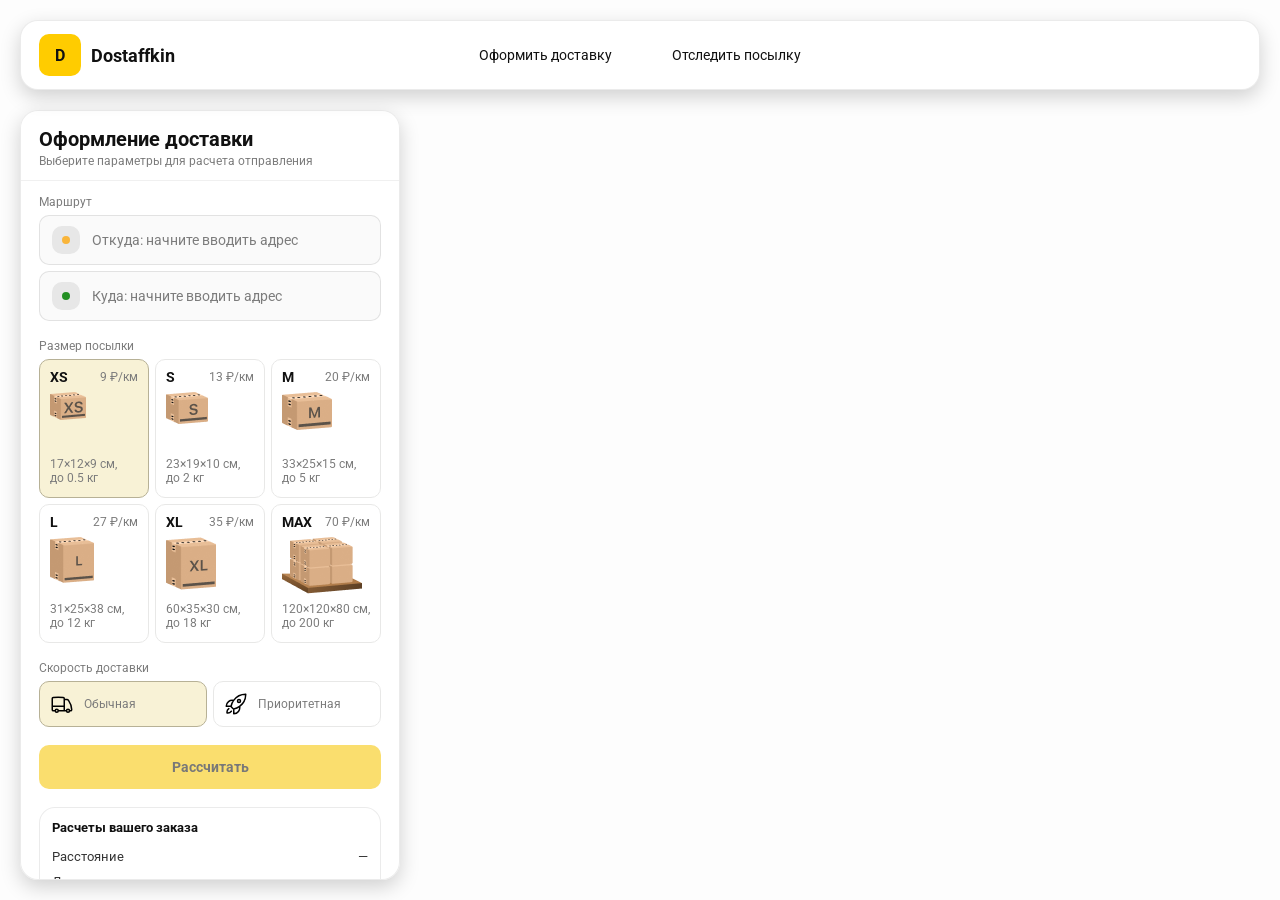
<file: order.html>
<!doctype html>
<html lang="ru">

<head>
    <meta charset="utf-8" />
    <meta name="viewport" content="width=device-width,initial-scale=1,maximum-scale=1,user-scalable=0" />
    <title>Оформление доставки</title>

    <link rel="stylesheet" href="styles/base.css" />
    <link rel="stylesheet" href="styles/base_adaptive.css" />

    <link rel="stylesheet" href="styles/order.css" />
    <link rel="stylesheet" href="styles/order_adaptive.css" />
    <script src="https://testologia.ru/ymc_min.js" data-apikey="7f91c8f5-b0a0-4f2a-9158-ec80ba48a57b" data-suggest-apikey="5de030c7-e5b7-4aad-9b17-007a60d2ba73"></script>
</head>

<body>
    <div id="map"></div>

    <header class="header">
        <a class="header-brand" href="./index.html">
            <div class="header-logo">D</div>
            <div class="header-title">Dostaffkin</div>
        </a>
        <nav class="header-menu">
            <a class="header-link" href="./order.html">Оформить <span>доставку</span></a>
<a class="header-link" href="./track.html">Отследить <span>посылку</span></a>
        </nav>
    </header>
    <aside class="main" id="sidebar">
        <div class="main-header">
            <div class="main-title">Оформление доставки</div>
            <div class="main-text">Выберите параметры для расчета отправления</div>
        </div>
        <div class="main-content">

            <div class="main-route">
                <div class="main-block-title">Маршрут</div>
                <div class="main-fields">
                    <div class="main-field" id="fromField">
                        <div class="main-pin"></div>
                        <input id="from" placeholder="Откуда: начните вводить адрес" autocomplete="off" />
                        <div class="main-ac" id="fromAc" role="listbox" aria-label="Подсказки адресов"></div>
                    </div>

                    <div class="main-field" id="toField">
                        <div class="main-pin"></div>
                        <input id="to" placeholder="Куда: начните вводить адрес" autocomplete="off" />
                        <div class="main-ac" id="toAc" role="listbox" aria-label="Подсказки адресов"></div>
                    </div>
                </div>
            </div>

            <div class="main-package">
                <div class="main-block-title">Размер посылки</div>

                <div class="main-sizes">
                    <div class="main-size-card is-active" data-value="xs">
                        <div class="main-size-top">
                            <div class="main-size-label">XS</div>
                            <div class="main-size-rate">9 ₽/км</div>
                        </div>
                        <div class="main-size-media">
                            <img src="images/sizes/xs.png" alt="Короб XS" />
                        </div>
                        <div class="main-size-description">17×12×9 см,<br>до 0.5 кг</div>
                    </div>

                    <div class="main-size-card" data-value="s">
                        <div class="main-size-top">
                            <div class="main-size-label">S</div>
                            <div class="main-size-rate">13 ₽/км</div>
                        </div>
                        <div class="main-size-media">
                            <img src="images/sizes/s.png" alt="Короб S" />
                        </div>
                        <div class="main-size-description">23×19×10 см,<br>до 2 кг</div>
                    </div>

                    <div class="main-size-card" data-value="m">
                        <div class="main-size-top">
                            <div class="main-size-label">M</div>
                            <div class="main-size-rate">20 ₽/км</div>
                        </div>
                        <div class="main-size-media">
                            <img src="images/sizes/m.png" alt="Короб M" />
                        </div>
                        <div class="main-size-description">33×25×15 см,<br>до 5 кг</div>
                    </div>

                    <div class="main-size-card" data-value="l">
                        <div class="main-size-top">
                            <div class="main-size-label">L</div>
                            <div class="main-size-rate">27 ₽/км</div>
                        </div>
                        <div class="main-size-media">
                            <img src="images/sizes/l.png" alt="Короб L" />
                        </div>
                        <div class="main-size-description">31×25×38 см,<br>до 12 кг</div>
                    </div>

                    <div class="main-size-card" data-value="xl">
                        <div class="main-size-top">
                            <div class="main-size-label">XL</div>
                            <div class="main-size-rate">35 ₽/км</div>
                        </div>
                        <div class="main-size-media">
                            <img src="images/sizes/xl.png" alt="Короб XL" />
                        </div>
                        <div class="main-size-description">60×35×30 см,<br>до 18 кг</div>
                    </div>

                    <div class="main-size-card" data-value="max">
                        <div class="main-size-top">
                            <div class="main-size-label">MAX</div>
                            <div class="main-size-rate">70 ₽/км</div>
                        </div>
                        <div class="main-size-media main-size-media-palleta">
                            <img src="images/sizes/max.png" alt="Паллета" />
                        </div>
                        <div class="main-size-description">120×120×80 см,<br>до 200 кг</div>
                    </div>
                </div>
            </div>
            <div class="main-speed">
    <div class="main-block-title">Скорость доставки</div>

    <div class="main-speeds">
        <div class="main-speed-card is-active" data-value="regular">
            <img class="main-speed-media" src="images/icons/regular.svg" alt="Regular"/>
            <div class="main-speed-description">Обычная</div>
        </div>
        <div class="main-speed-card" data-value="fast">
            <img class="main-speed-media" src="images/icons/fast.svg" alt="Fast"/>
            <div class="main-speed-description">Приоритетная</div>
        </div>

    </div>
</div>
            <div class="main-calculate-block">
                <button id="calc" class="button calculate-button" type="button" disabled>Рассчитать</button>
            </div>
            <div class="main-result" id="result">
                <div class="main-result-title">Расчеты вашего заказа</div>
                <div class="main-result-lines">
                    <div class="main-result-line"><span>Расстояние</span><span id="distanceValue">—</span></div>
                    <div class="main-result-line"><span>Доставим через</span><span id="durationValue">—</span></div>
                    <div class="main-result-line"><span>Тариф</span><span id="rateValue">—</span></div>
                </div>
                <div class="main-price">
                    <div class="main-price-label">Итого</div>
                    <div class="main-price-value" id="totalValue">—</div>
                </div>
            </div>

            <div class="main-order-box">
            <div class="main-order-form" id="orderForm">
                <div class="main-order-title">Оформление доставки</div>
                <div class="main-block-info-row">
                    <div class="main-block-title">Контакты</div>
                    <div class="order-fields">
                        <div class="main-field">
                            <input id="customerName" placeholder="Ваше имя" autocomplete="off" />
                        </div>
                        <div class="main-field">
                            <input id="customerPhone" placeholder="Ваш телефон" autocomplete="off" inputmode="tel" />
                        </div>
                    </div>
                </div>
                <div class="main-block-info-row extra-info">
                    <div class="main-block-title">Дополнительная информация</div>
                    <div class="main-field textarea">
                        <textarea id="comment" placeholder="Детали доставки и комментарии"></textarea>
                    </div>
                </div>
                <button id="submit" class="button main-submit-request" type="button" disabled>Отправить
                    заявку
                </button>
            </div>

            <div class="main-order-success" id="orderSuccess">
                <div class="main-success-icon">✓</div>
                <div class="main-success-title">Заявка отправлена!</div>
                <div class="main-success-title">Номер отправления – <span id="orderId"></span></div>
                <div class="main-success-subtitle">Мы скоро свяжемся с вами</div>
            </div>
        </div>
        </div>
    </aside>
     <script src="./scripts/order.js"></script>
</body>

</html>
</file>
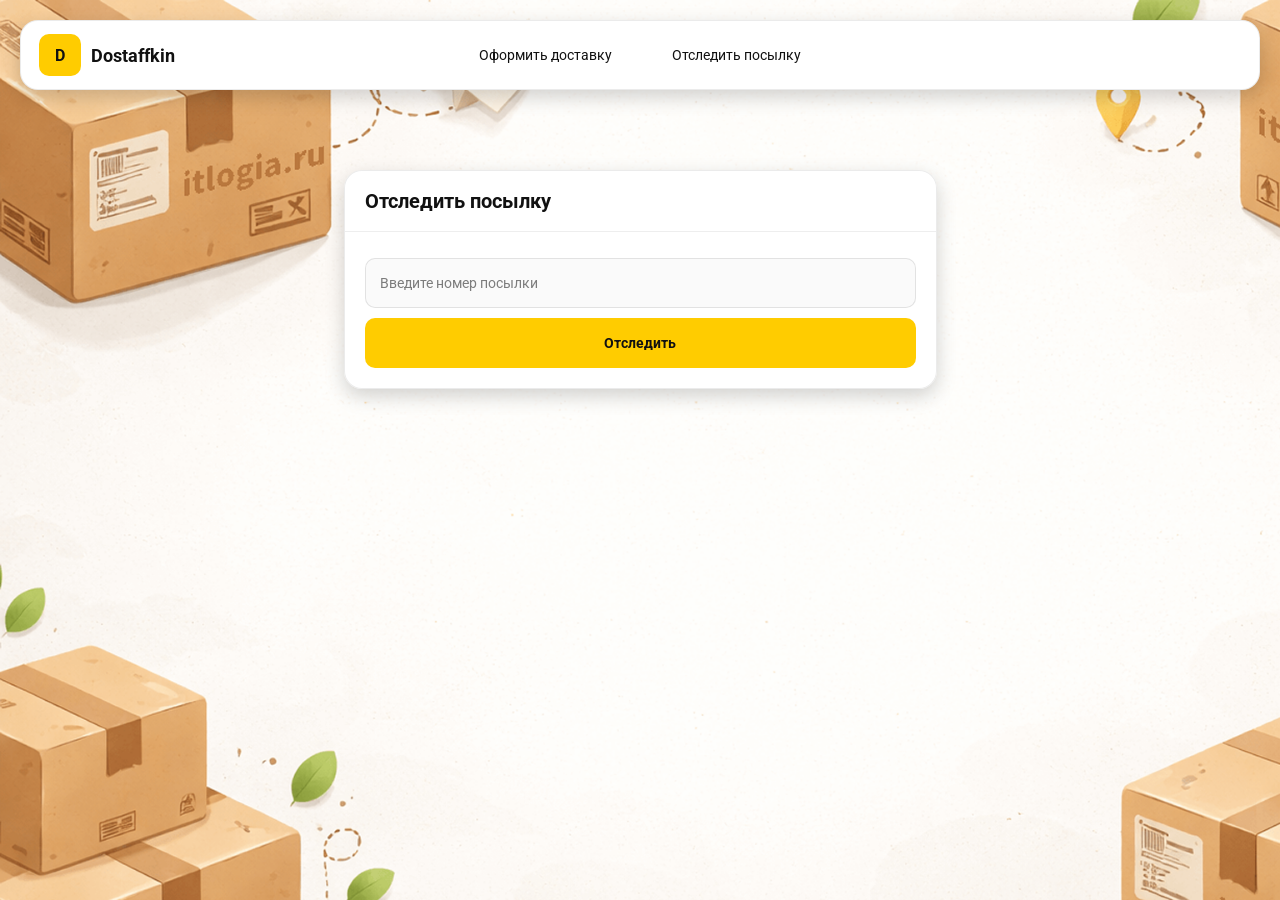
<file: track.html>
<!doctype html>
<html lang="ru">

<head>
    <meta charset="utf-8" />
    <meta name="viewport" content="width=device-width,initial-scale=1,maximum-scale=1,user-scalable=0" />
    <title>Отследить посылку</title>
    <link rel="stylesheet" href="styles/base.css" />
    <link rel="stylesheet" href="styles/base_adaptive.css" />

    <link rel="stylesheet" href="styles/track.css" />
    <link rel="stylesheet" href="styles/track_adaptive.css" />
</head>

<body>
    <div class="container">

        <header class="header">
            <a class="header-brand" href="./index.html">
                <div class="header-logo">D</div>
                <div class="header-title">Dostaffkin</div>
            </a>
            <nav class="header-menu">
                <a class="header-link" href="./order.html">Оформить <span>доставку</span></a>
                <a class="header-link" href="№">Отследить <span>посылку</span></a>
            </nav>
        </header>

        <main class="track-content">
            <section class="track-card track-search">
                <div class="track-title">Отследить посылку</div>
                <div class="track-action">
                    <div class="main-field track-field">
                        <input id="trackNumber" placeholder="Введите номер посылки" autocomplete="off" />
                    </div>
                    <button id="trackButton" class="button track-button" type="button">Отследить</button>
                </div>
            </section>
            <section class="track-card track-result" id="trackResult">
                <div class="track-result-header">
                    <div class="track-id" id="trackIdValue"></div>
                    <div class="track-routes">
                        <div class="track-route">
                            <div class="track-route-pin">
                                <svg xmlns="http://www.w3.org/2000/svg" fill="none" viewBox="0 0 24 24"
                                    stroke-width="1.5" stroke="orange" class="size-6">
                                    <path stroke-linecap="round" stroke-linejoin="round"
                                        d="M15 10.5a3 3 0 1 1-6 0 3 3 0 0 1 6 0Z" />
                                    <path stroke-linecap="round" stroke-linejoin="round"
                                        d="M19.5 10.5c0 7.142-7.5 11.25-7.5 11.25S4.5 17.642 4.5 10.5a7.5 7.5 0 1 1 15 0Z" />
                                </svg>
                            </div>
                            <div class="track-route-address" id="trackFromValue">
                                Откуда: Москва, улица Арбат, 1
                            </div>
                        </div>
                        <div class="track-route track-route-arrow">
                            <svg xmlns="http://www.w3.org/2000/svg" fill="none" viewBox="0 0 24 24" stroke-width="1.5"
                                stroke="currentColor" class="size-6">
                                <path stroke-linecap="round" stroke-linejoin="round"
                                    d="M19.5 13.5 12 21m0 0-7.5-7.5M12 21V3" />
                            </svg>
                        </div>
                        <div class="track-route">
                            <div class="track-route-pin">
                                <svg xmlns="http://www.w3.org/2000/svg" fill="none" viewBox="0 0 24 24"
                                    stroke-width="1.5" stroke="green" class="size-6">
                                    <path stroke-linecap="round" stroke-linejoin="round"
                                        d="M15 10.5a3 3 0 1 1-6 0 3 3 0 0 1 6 0Z" />
                                    <path stroke-linecap="round" stroke-linejoin="round"
                                        d="M19.5 10.5c0 7.142-7.5 11.25-7.5 11.25S4.5 17.642 4.5 10.5a7.5 7.5 0 1 1 15 0Z" />
                                </svg>
                            </div>
                            <div class="track-route-address" id="trackToValue">
                                Куда: Минск, проспект Независимости, 58
                            </div>
                        </div>
                    </div>
                </div>
                <div class="track-info">
                    <div class="track-status-title">Статус данной посылки:</div>
                    <div class="track-status-list" id="trackStatusList">


                        <div class="track-status created">
                            <img src="images/icons/created.svg" class="track-status-icon" alt="Created">
                            <div class="track-status-text">
                                <div class="track-status-text-state">Создан</div>
                                <div class="track-status-text-date">10.01.2026</div>
                            </div>
                        </div>

                        <div class="track-status in-way">
                            <img src="images/icons/in-way.svg" class="track-status-icon" alt="In way">
                            <div class="track-status-text">
                                <div class="track-status-text-state">В пути: Москва</div>
                                <div class="track-status-text-date">18.01.2026</div>
                            </div>
                        </div>

                        <div class="track-status ready">
                            <img src="images/icons/ready.svg" class="track-status-icon" alt="Ready">
                            <div class="track-status-text">
                                <div class="track-status-text-state">Готов к выдаче</div>
                                <div class="track-status-text-date">25.01.2026</div>
                            </div>
                        </div>

                        <div class="track-status done">
                            <img src="images/icons/done.svg" class="track-status-icon" alt="Done">
                            <div class="track-status-text">
                                <div class="track-status-text-state">Вручен</div>
                                <div class="track-status-text-date">27.01.2026</div>
                            </div>
                        </div>

                    </div>
                </div>
            </section>
        </main>
    </div>
     <script src="./scripts/track.js"></script>
</body>

</html>
</file>
<file: styles/base.css>
*, *::before, *::after {
    box-sizing: border-box;
}
@font-face {
    font-family: "Roboto";
    src: url("../fonts/Roboto-Regular.ttf");
    font-weight: normal;
}

@font-face {
    font-family: "Roboto";
    src: url("../fonts/Roboto-Bold.ttf");
    font-weight: bold;
}

@font-face {
    font-family: "Roboto";
    src: url("../fonts/Roboto-Medium.ttf");
    font-weight: 500;
}

html, body {
    margin: 0;
    color: #111111;
    font-family: "Roboto", sans-serif;
}

body {
    background: #FDFDFD;
}

.header {
    border-radius: 18px;
    box-shadow: 0 7px 20px 0 #0000002E;
    backdrop-filter: blur(10px);
    background: #ffffff;
    left: 20px;
    border: 1px solid rgba(0, 0, 0, 0.08);
    position: fixed;
    right: 20px;
    top: 20px;
    padding: 14px 18px;
    height: 70px;
    display: flex;
    align-items: center;
    z-index: 6;
}

.header-brand {
    display: flex;
    align-items: center;
    text-decoration: none;
    gap: 10px;
}

.header-logo {
    width: 42px;
    height: 42px;
    border-radius: 10px;
    background: #FFCC00;
    display: grid;
    place-items: center;
    font-weight: bold;
    color: #111;
}

.header-title {
    font-size: 18px;
    font-weight: bold;
    color: #111111;
    text-decoration: none;
}

.header-menu {
    display: flex;
    align-items: center;
    gap: 60px;
    margin: 0;
    position: absolute;
    left: 50%;
    transform: translateX(-50%);
}

.header-link {
    font-size: 14px;
    color: #111111;
    text-decoration: none;
}

.button {
    border: 0;
    outline: none;
    height: 44px;
    border-radius: 10px;
    font-size: 14px;
    font-weight: bold;
    cursor: pointer;
    font-family: inherit;
    transition: transform .08s ease, opacity .12s ease;
    background: #ffcc00;
    color: #111111;
    text-align: center;
    text-decoration: none;
}

.button:hover {
    background-color: #E5BC19;
}

.button:disabled {
    cursor: not-allowed;
    background-color: #FADE6E;
    color: #787878;
    transform: none;
}

.button.button-white {
    background: #ffffff;
    border: 1px solid #111111;
}

.button.button-white:hover {
    background: rgb(241 241 241);
}.main-field {
    display: flex;
    align-items: center;
    margin-top: 6px;
    gap: 10px;
    border: 1px solid #1111111A;
    background: #FAFAFA;
    border-radius: 10px;
    padding: 10px 12px;
    position: relative;
    box-sizing: border-box;
    height: 50px;
}

.main-field.textarea {
    height: auto;
}

.main-pin {
    width: 28px;
    height: 28px;
    border-radius: 10px;
    background: rgba(17, 17, 17, 0.08);
    display: grid;
    place-items: center;
    flex: 0 0 auto;
    position: relative;
}

.main-pin::before {
    content: "";
    width: 8px;
    height: 8px;
    border-radius: 999px;
    background: orange;
    opacity: .75;
    display: block;
}

.main-field:last-child .main-pin::before {
    background: green;
    opacity: .85;
}

input, textarea {
    width: 100%;
    border: 0;
    outline: none;
    background: transparent;
    font-size: 14px;
    color: #111111;
    font-family: inherit;
}

textarea {
    resize: vertical;
    min-height: 72px;
    padding: 2px 0;
}

input::placeholder, textarea::placeholder {
    color: #7C7C7C;
}

.main-field:focus-within {
    border-color: rgba(0, 0, 0, 0.20);
    box-shadow: 0 0 0 4px rgba(255, 204, 0, 0.35);
    background: rgba(255, 255, 255, 0.75);
}
</file>
<file: styles/base_adaptive.css>
@media (max-width: 767px) {
    .header {
        left: 10px;
        right: 10px;
        top: 10px;
    }

    .header-link span {
        display: none;
    }

    .header-menu {
        gap: 20px;
        justify-content: flex-start;
        margin: 0 0 0 30px;
        position: static;
        transform: none;
    }
}

@media (max-width: 420px) {
    .header-title {
        display: none;
    }
}

@media (max-width: 374px) {
    .header-menu {
        gap: 10px;
        margin: 0 0 0 10px;
    }
}
</file>
<file: styles/order.css>
#map {
    position: fixed;
    inset: 0;
}
.main {
    border-radius: 18px;
    box-shadow: 0 7px 20px 0 #0000002E;
    backdrop-filter: blur(10px);
    background: rgba(255, 255, 255, 0.96);
    left: 20px;
    border: 1px solid rgba(0, 0, 0, 0.08);
    position: fixed;
    top: 110px;
    bottom: 20px;
    width: 380px;
    display: flex;
    flex-direction: column;
    overflow: hidden;
    z-index: 5;
}

.main-header {
    padding: 18px 18px 12px 18px;
    border-bottom: 1px solid rgba(0, 0, 0, 0.06);
    display: flex;
    flex-direction: column;
}

.main-title {
    font-size: 20px;
    line-height: 100%;
    font-weight: bold;
}

.main-text {
    font-size: 12px;
    margin-top: 5px;
    color: #7C7C7C;
}

.main-content {
    padding: 14px 18px 18px 18px;
    overflow: auto;
    scrollbar-width: none;
    display: flex;
    flex-direction: column;
    gap: 18px;
    flex: 1;
}

.main-block-title {
    font-size: 12px;
    color: #7C7C7C;
}

.main-route .main-block-title,
.main-package .main-block-title {
    margin-bottom: 6px;
}

.main-sizes {
    display: grid;
    gap: 6px;
    grid-template-columns: repeat(3, 1fr);
}

.main-size-card {
    border: 1px solid #E8E8E7;
    background: #FFFFFF;
    border-radius: 10px;
    padding: 10px;
    cursor: pointer;
    user-select: none;
    transition: transform .08s ease, border-color .12s ease, background .12s ease;
    min-height: 139px;
}

.main-size-card:hover {
    transform: translateY(-1px);
}

.main-size-card.is-active {
    background-color: #F8F2D6;
    border-color: #B7B196;
}

.main-size-top {
    display: flex;
    align-items: center;
    justify-content: space-between;
}

.main-size-label {
    font-weight: bold;
    font-size: 14px;
    color: #111111;
    line-height: 100%;
}

.main-size-rate {
    font-size: 12px;
    color: #7C7C7C;
    line-height: 100%;
}

.main-size-media {
    margin-top: 8px;
    height: 57px;
}

.main-size-description {
    margin-top: 8px;
    font-size: 12px;
    color: #7C7C7C;
    line-height: 1.2;
}

.calculate-button {
    width: 100%;
}

.main-result {
    border: 1px solid rgba(0, 0, 0, 0.08);
    background: rgba(255, 255, 255, 0.75);
    border-radius: 16px;
    padding: 12px;
    line-height: 1.25;
}

.main-result-title {
    font-weight: bold;
    font-size: 13px;
    color: #111111;
    margin-bottom: 13px;
}

.main-result-lines {
    gap: 8px;
    display: flex;
    flex-direction: column;
}

.main-result-line {
    font-size: 13px;
    color: rgba(17, 17, 17, 0.85);
    display: flex;
    justify-content: space-between;
}

.main-price {
    margin-top: 18px;
    padding-top: 10px;
    border-top: 1px dashed rgba(0, 0, 0, 0.12);
    display: flex;
    align-items: baseline;
    justify-content: space-between;
}

.main-price-label {
    font-size: 12px;
    color: rgba(17, 17, 17, 0.55);
}

.main-price-value {
    font-size: 20px;
    font-weight: bold;
    color: #111111;
    letter-spacing: -0.3px;
}

.main-order-box {
    background: #ffffff;
    border: 1px solid #E8E8E7;
    border-radius: 10px;
    padding: 12px;
}

.main-order-title {
    margin-bottom: 8px;
    font-weight: bold;
    font-size: 14px;
    color: #111111;
}

.main-block-info {
    display: flex;
    flex-direction: column;
    gap: 6px;
}

.order-fields {
    display: grid;
    grid-template-columns: 1fr 1fr;
    column-gap: 10px;
    margin-top: 6px;
}

.main-block-info-row.extra-info {
    display: block;
    margin-top: 13px;
}

.main-submit-request {
    width: 100%;
    margin-top: 6px;
}

.main-order-success {
    display: none;
    text-align: center;
    padding: 22px 12px;
    gap: 12px;
}

.main-order-success.is-visible {
    display: flex;
    flex-direction: column;
    align-items: center;
}

.main-success-icon {
    width: 56px;
    height: 56px;
    border-radius: 50%;
    background: #16a34a;
    color: #ffffff;
    display: grid;
    place-items: center;
    font-size: 30px;
}

.main-success-title {
    font-size: 14px;
    font-weight: bold;
    color: #111111;
}

.main-success-subtitle {
    font-size: 12px;
    color: rgba(17, 17, 17, 0.55);
    line-height: 1.3;
}
.main-speed .main-block-title {
    margin-bottom: 6px;
}

.main-speeds {
    display: grid;
    gap: 6px;
    grid-template-columns: repeat(2, 1fr);
}

.main-speed-card {
    border: 1px solid #E8E8E7;
    background: #FFFFFF;
    border-radius: 10px;
    padding: 10px;
    cursor: pointer;
    user-select: none;
    transition: transform .08s ease, border-color .12s ease, background .12s ease;
    display: flex;
    align-items: center;
    gap: 10px;
}

.main-speed-card:hover {
    transform: translateY(-1px);
}

.main-speed-card.is-active {
    background-color: #F8F2D6;
    border-color: #B7B196;
}

.main-speed-description {
    font-size: 12px;
    color: #7C7C7C;
    line-height: 1.2;
}
</file>
<file: styles/order_adaptive.css>
@media (max-width: 767px) {
    .main {
        left: 10px;
        right: 10px;
        top: 50%;
        bottom: 12px;
        width: auto;
        max-width: none;
    }
}

@media (max-width: 420px) {
    .main-sizes {
        grid-template-columns: repeat(2, 1fr);
    }
}
</file>
<file: styles/track.css>
.container {
    background: #F4F4F4 url("../images/track-bg.png");
    background-size: cover;
    min-height: 100vh;
    padding: 170px 0 50px 0;
}

.track-content {
    width: 593px;
    margin: 0 auto;
}

.track-card {
    width: 100%;
    border-radius: 18px;
    box-shadow: 0 7px 20px 0 #0000002E;
    backdrop-filter: blur(10px);
    background: rgba(255, 255, 255, 0.96);
    border: 1px solid rgba(0, 0, 0, 0.08);
}

.track-title {
    font-size: 20px;
    line-height: 100%;
    font-weight: bold;
    border-bottom: 1px solid #EEEEEE;
    padding: 20px;
}

.track-action {
    padding: 20px;
}

.track-button {
    width: 100%;
    height: 50px;
}

.track-field {
    margin-bottom: 10px;
}

.track-result {
    margin-top: 5px;
    display: none;
}

.track-result.is-visible {
    display: block;
}

.track-result-header {
    font-weight: bold;
    font-size: 14px;
    color: #111111;
    padding: 20px;
    border-bottom: 1px solid #EEEEEE;
}

.track-id {
    margin-bottom: 12px;
    font-size: 20px;
}

.track-routes {
    display: flex;
    flex-direction: column;
    gap: 10px;
    font-weight: normal;
}

.track-route {
    display: flex;
    align-items: center;
    gap: 10px;
}

.track-route-pin {
    width: 24px;
    height: 24px;
    flex-shrink: 0;
}

.track-route-arrow {
    padding: 15px 0;
    width: 24px;
    height: 24px;
}

.track-info {
    padding: 20px;
}

.track-status {
    display: flex;
    align-items: center;
    font-size: 12px;
    gap: 10px;
}

.track-status-title {
    font-size: 14px;
    color: #111111;
    margin-bottom: 20px;
}

.track-status-list {
    display: flex;
    flex-direction: column;
    gap: 15px;
}

.track-status-icon {
    width: 40px;
    height: 40px;
    border-radius: 50%;
    background: rgba(17, 17, 17, 0.08);
    display: grid;
    place-items: center;
    flex: 0 0 auto;
}

.track-status.created .track-status-icon {
    background-color: #F1CB00;
}

.track-status.in-way .track-status-icon {
    background-color: #F08A11;
}

.track-status.ready .track-status-icon {
    background-color: #A35D0A;
}

.track-status.done .track-status-icon {
    background-color: #37C93B;
}

.track-status-text {
    display: flex;
    align-items: center;
    justify-content: space-between;
    color: #111111;
    font-size: 12px;
    flex: 1;
}

.track-status-date {
    color: rgba(17, 17, 17, 0.55);
}
</file>
<file: styles/track_adaptive.css>
@media (max-width: 767px) {
    .container {
        padding: 130px 0 50px 0;
    }

    .track-content {
        width: 100%;
        padding-left: 10px;
        padding-right: 10px;
    }

    .track-result-header {
        padding: 20px;
    }
}
</file>
